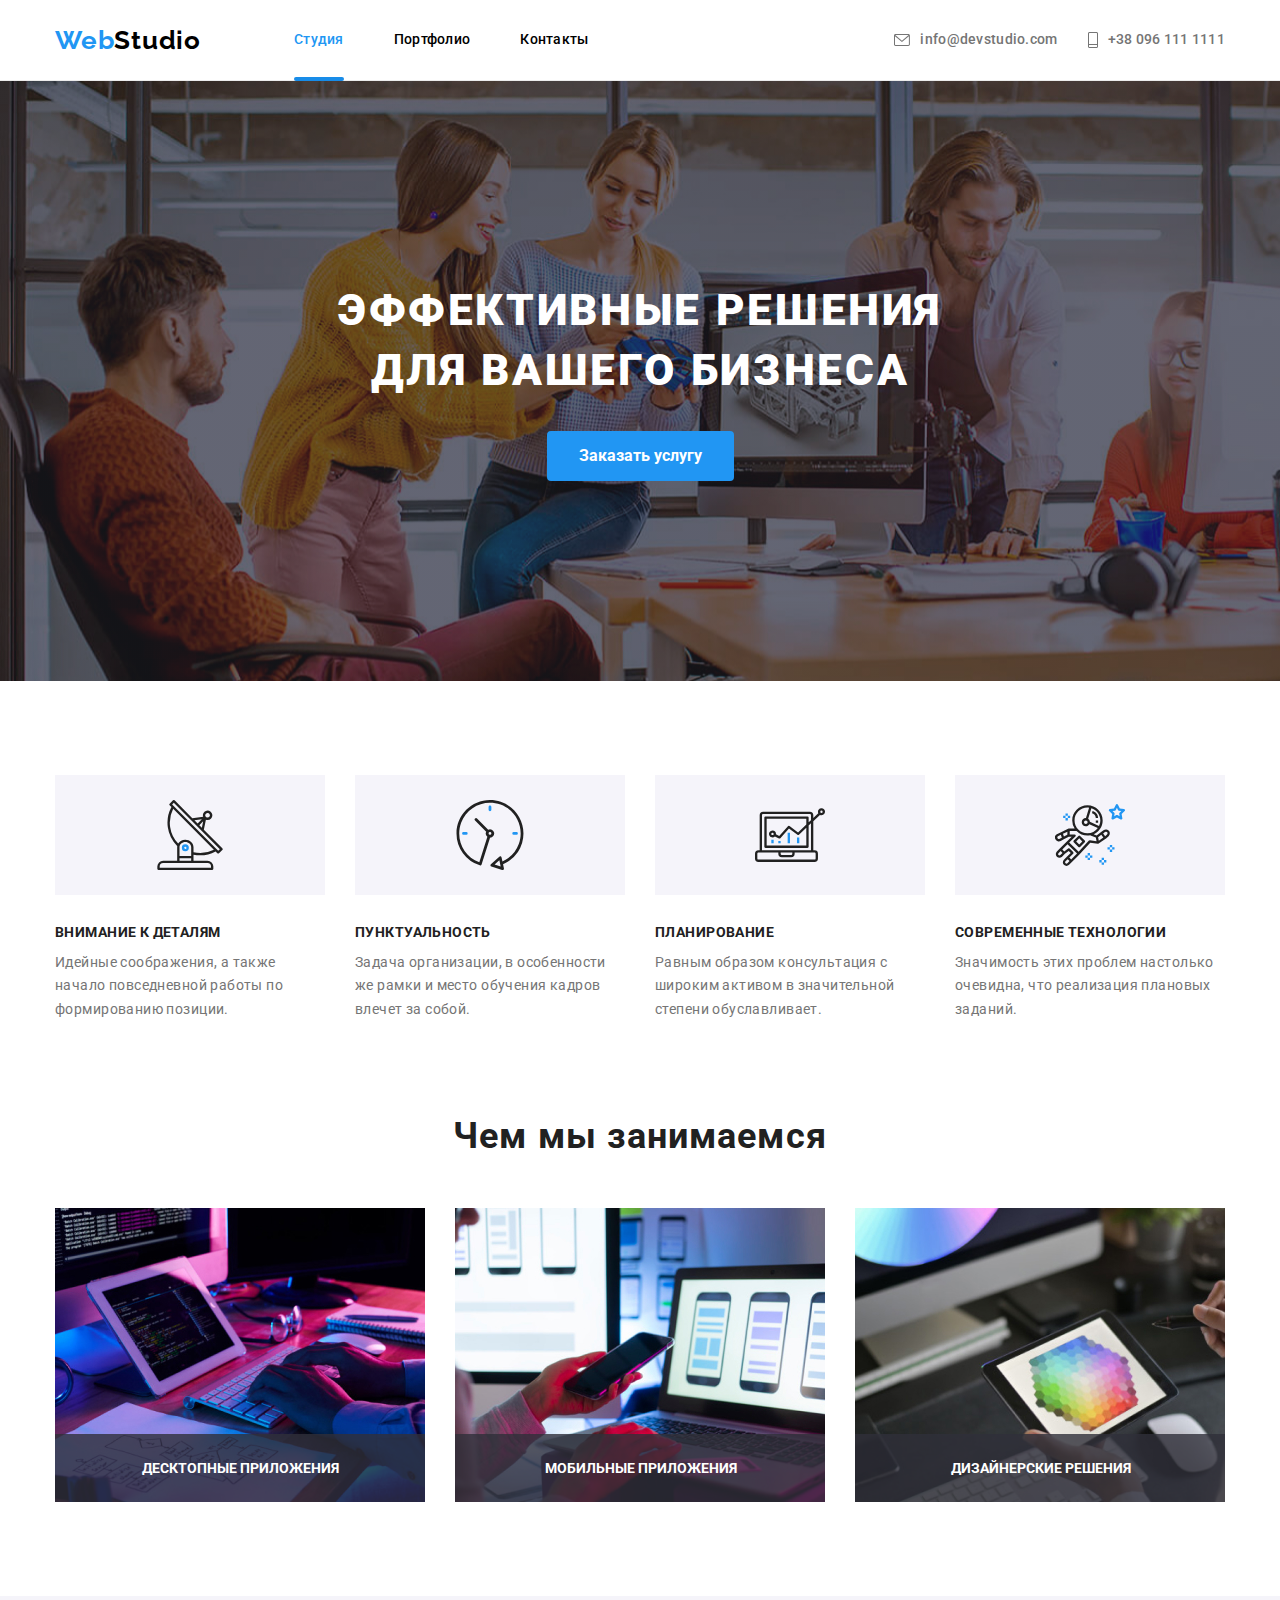
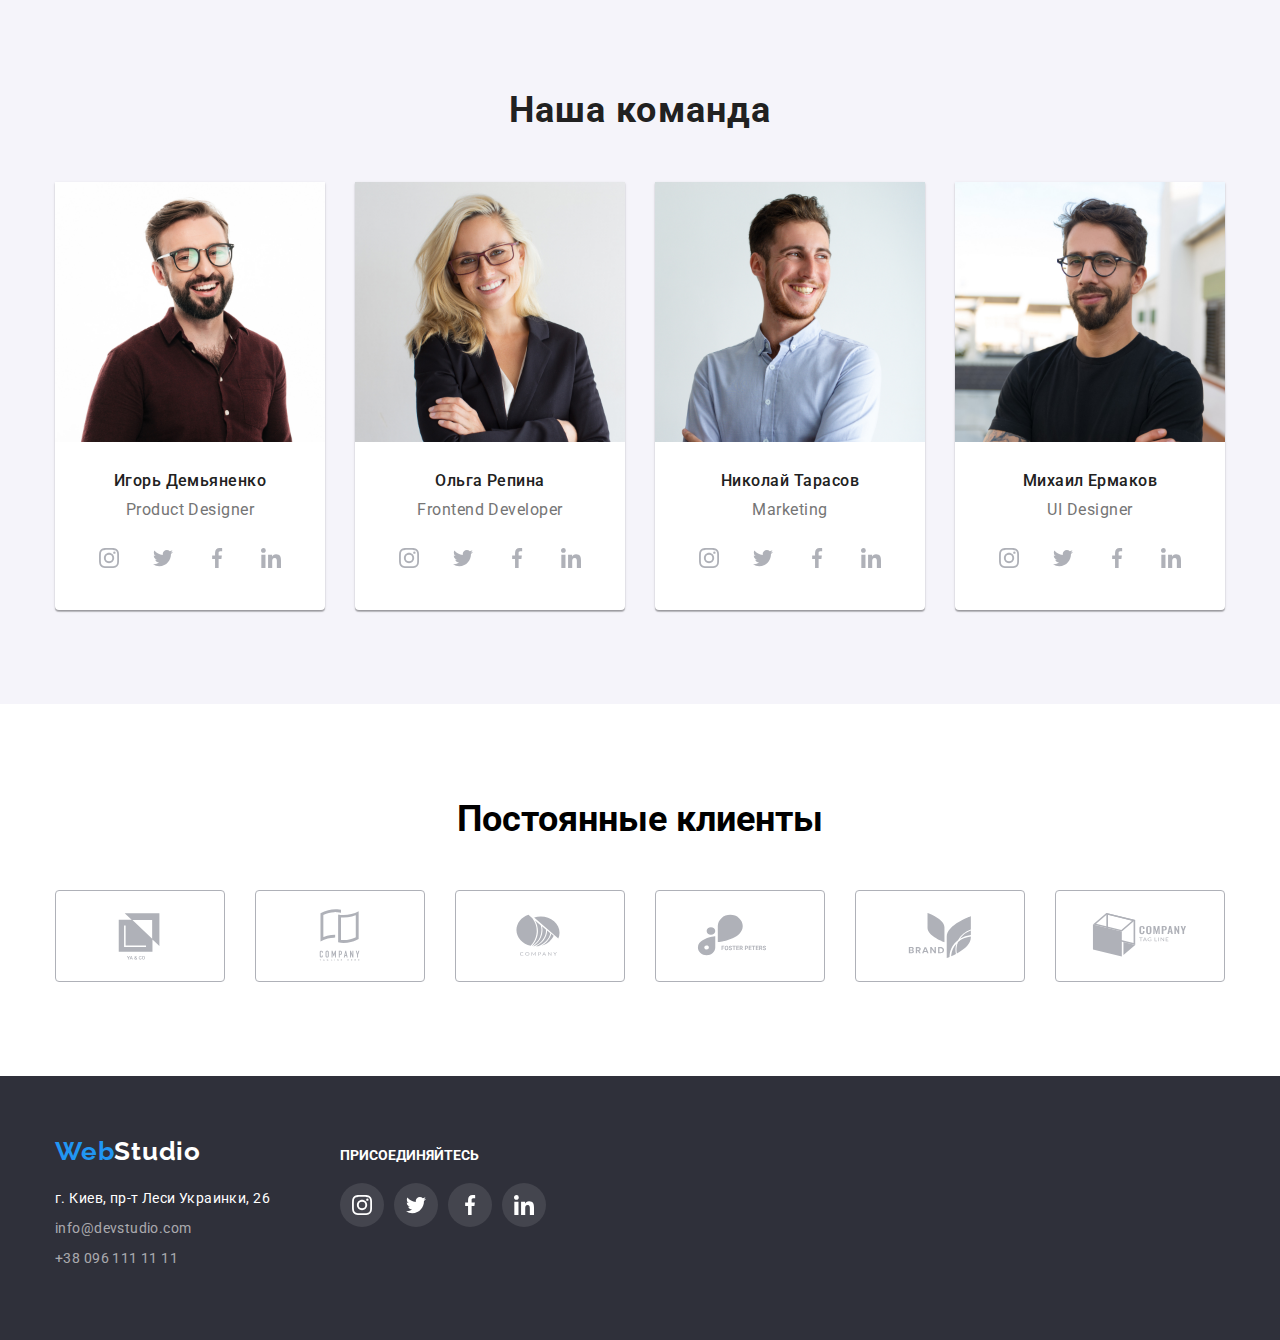
<file: index.html>
<!DOCTYPE html>
<html lang="ru">
<head>
    <meta charset="UTF-8">
    <meta http-equiv="X-UA-Compatible" content="IE=edge">
    <meta name="viewport" content="width=device-width, initial-scale=1.0">
    <title>Студия</title>
    <link href="https://fonts.googleapis.com/css2?family=Raleway:wght@700&family=Roboto:wght@400;500;700;900&display=swap" rel="stylesheet">
    <link rel="stylesheet" href="https://cdn.jsdelivr.net/npm/modern-normalize@1.1.0/modern-normalize.min.css" />
    <link rel="stylesheet" href="./css/styles.css">
</head>
<body class="body">
    <header class="header">
        <div class="container nav-container">
            <nav class="nav-main celector">
                <a class="logo" href="./index.html"><span class="logo-web">Web</span>Studio</a>
                <ul class="site-nav">
                    <li class="site-nav-item"><a href="index.html" class="link current">Студия</a></li>
                    <li class="site-nav-item"><a href="portfolio.html" class="link">Портфолио</a></li>
                    <li class="site-nav-item"><a href="#" class="link">Контакты</a></li>
                </ul>
            </nav>
            <ul class="site-nav-secondary">
                <li class="site-nav-mail">
                    <a class="mail-link" href="mailto:info@devstudio.com"><svg class="icon-mail" width="16" height="12"><use href="./image/icons/icons.svg#icon-envelope"></use></svg>info@devstudio.com</a>
                </li>
                <li class="site-nav-phone">
                    <a class="number-link" href="tel:+380961111111"><svg class="icon-number" width="10" height="16"><use href="./image/icons/icons.svg#icon-phone"></use></svg>+38 096 111 1111</a>
                </li>
            </ul>
        </div>
    </header>
    <main> 
        <section class="main ">
            <div class="container">
                <h1 class="main-title">Эффективные решения <br> 
                    для вашего бизнеса</h1>
                <button type="button" class="button-hero">Заказать услугу</button>
            </div>
        </section>
        <section class="section-features">
            <div class="container">
                <h2 class="visually-hidden">Преимущества</h2>
                <ul class="section-feature-list">
                    <li class="section-feature-item">
                        <div class="box-item">
                            <svg class="icon-box" width="70" height="70">
                                <use href="./image/icons/icons.svg#icon-antenna"></use>
                            </svg>
                        </div>
                        <h3 class="section-feature-title">Внимание к деталям</h3>
                        <p class="section-feature-text">Идейные соображения, а также начало повседневной работы по формированию позиции.</p>
                    </li>
                    <li class="section-feature-item">
                        <div class="box-item">
                            <svg class="icon-box" width="70" height="70">
                                <use href="./image/icons/icons.svg#icon-clock"></use>
                            </svg>
                        </div>
                        <h3 class="section-feature-title" >Пунктуальность</h3>
                        <p class="section-feature-text">Задача организации, в особенности же рамки и место обучения кадров влечет за собой.</p>
                    </li>
                    <li class="section-feature-item">
                        <div class="box-item">
                            <svg class="icon-box" width="70" height="70">
                                <use href="./image/icons/icons.svg#icon-diagram"></use>
                            </svg>
                        </div>
                        <h3 class="section-feature-title">Планирование</h3>
                        <p class="section-feature-text">Равным образом консультация с широким активом в значительной степени обуславливает.</p>
                    </li>
                    <li class="section-feature-item">
                        <div class="box-item">
                            <svg class="icon-box" width="70" height="70">
                                <use href="./image/icons/icons.svg#icon-astronaut"></use>
                            </svg>
                        </div>
                        <h3 class="section-feature-title">Современные технологии</h3>
                        <p class="section-feature-text">Значимость этих проблем настолько очевидна, что реализация плановых заданий.</p>
                    </li>
                </ul>
            </div>
        </section>
        <section class="section-work">
            <div class="container">
                <h2 class="section-work-title">Чем мы занимаемся</h2>
                    <ul class="section-work-list">
                        <li class="section-work-item">
                            <p class="label">Десктопные приложения</p>
                            <img src="./image/img.jpg" alt="Програмируем" width="370"/>
                        </li>
                        <li class="section-work-item">
                                <p class="label">Мобильные приложения</p>
                            <img src="./image/img1.jpg" alt="Находим информацию" width="370"/>
                        </li>
                        <li class="section-work-item">
                            <p class="label">Дизайнерские решения</p>
                            <img src="./image/img2.jpg" alt="Моделируем" width="370"/>
                        </li>
                    </ul>
            </div>
        </section>
        <section class="section-team">
            <div class="container">
                <h2 class="section-team-titlemain">Наша команда</h2>
                    <ul class="section-team-list">
                        <li class="section-team-item">
                            <img src="./image/ihor.jpg" width="270" alt="Ihor"/>
                                <div class="section-team-cards">
                                    <h3 class="section-team-title">Игорь Демьяненко</h3>
                                    <p class="section-team-text">Product Designer</p>
                                    <ul class="box-team">
                                        <li class="box-list">
                                            <a class="icon-link" href target="_blank" rel="noopener noreferrer" aria-label="иконка инстаграм"><svg class="icon-team" width="20" height="20">
                                                <use href="./image/icons/icons.svg#icon-instagram"></use>
                                            </svg></a>
                                                </li>   
                                            <li class="box-list">
                                                <a class="icon-link" href target="_blank" rel="noopener noreferrer" aria-label="иконка инстаграм"><svg class="icon-team" width="20" height="20">
                                                    <use href="./image/icons/icons.svg#icon-twitter"></use>
                                                </svg></a>
                                                 </li>
                                             <li class="box-list">
                                                <a class="icon-link" href target="_blank" rel="noopener noreferrer" aria-label="иконка инстаграм"><svg class="icon-team" width="20" height="20">
                                                    <use href="./image/icons/icons.svg#icon-facebook"></use>
                                                </svg></a>
                                                </li>
                                             <li class="box-list">
                                                <a class="icon-link" href target="_blank" rel="noopener noreferrer" aria-label="иконка инстаграм"><svg class="icon-team" width="20" height="20">
                                                    <use href="./image/icons/icons.svg#icon-linkedin"></use>
                                                </svg></a>
                                                </li>                                                           
                                            </ul>
                                        </div>
                             </li>   
                        <li class="section-team-item">
                            <img src="./image/olha.jpg" width="270" alt="Olha"/>
                                <div class="section-team-cards">
                                    <h3 class="section-team-title">Ольга Репина</h3>
                                    <p class="section-team-text">Frontend Developer</p>
                                    <ul class="box-team">
                                        <li class="box-list">
                                            <a class="icon-link" href target="_blank" rel="noopener noreferrer" aria-label="иконка инстаграм"><svg
                                                    class="icon-team" width="20" height="20">
                                                    <use href="./image/icons/icons.svg#icon-instagram"></use>
                                                </svg></a>
                                        </li>
                                        <li class="box-list">
                                            <a class="icon-link" href target="_blank" rel="noopener noreferrer" aria-label="иконка инстаграм"><svg
                                                    class="icon-team" width="20" height="20">
                                                    <use href="./image/icons/icons.svg#icon-twitter"></use>
                                                </svg></a>
                                        </li>
                                        <li class="box-list">
                                            <a class="icon-link" href target="_blank" rel="noopener noreferrer" aria-label="иконка инстаграм"><svg
                                                    class="icon-team" width="20" height="20">
                                                    <use href="./image/icons/icons.svg#icon-facebook"></use>
                                                </svg></a>
                                        </li>
                                        <li class="box-list">
                                            <a class="icon-link" href target="_blank" rel="noopener noreferrer" aria-label="иконка инстаграм"><svg
                                                    class="icon-team" width="20" height="20">
                                                    <use href="./image/icons/icons.svg#icon-linkedin"></use>
                                                </svg></a>
                                        </li>
                                    </ul>
                                </div>
                            </li>
                        <li class="section-team-item">
                                <img src="./image/nikolay.jpg" width="270" alt="Nikolay"/>
                                <div class="section-team-cards">
                                    <h3 class="section-team-title">Николай Тарасов</h3>
                                    <p class="section-team-text">Marketing</p>
                                    <ul class="box-team">
                                        <li class="box-list">
                                            <a class="icon-link" href target="_blank" rel="noopener noreferrer" aria-label="иконка инстаграм"><svg
                                                    class="icon-team" width="20" height="20">
                                                    <use href="./image/icons/icons.svg#icon-instagram"></use>
                                                </svg></a>
                                        </li>
                                        <li class="box-list">
                                            <a class="icon-link" href target="_blank" rel="noopener noreferrer" aria-label="иконка инстаграм"><svg
                                                    class="icon-team" width="20" height="20">
                                                    <use href="./image/icons/icons.svg#icon-twitter"></use>
                                                </svg></a>
                                        </li>
                                        <li class="box-list">
                                            <a class="icon-link" href target="_blank" rel="noopener noreferrer" aria-label="иконка инстаграм"><svg
                                                    class="icon-team" width="20" height="20">
                                                    <use href="./image/icons/icons.svg#icon-facebook"></use>
                                                </svg></a>
                                        </li>
                                        <li class="box-list">
                                            <a class="icon-link" href target="_blank" rel="noopener noreferrer" aria-label="иконка инстаграм"><svg
                                                    class="icon-team" width="20" height="20">
                                                    <use href="./image/icons/icons.svg#icon-linkedin"></use>
                                                </svg></a>
                                        </li>
                                    </ul>
                                </div>
                            </li>
                        <li class="section-team-item">
                                <img src="./image/michael.jpg" width="270" alt="Michael"/>
                                <div class="section-team-cards">
                                    <h3 class="section-team-title">Михаил Ермаков</h3>
                                    <p class="section-team-text">UI Designer</p>
                                    <ul class="box-team">
                                        <li class="box-list">
                                            <a class="icon-link" href target="_blank" rel="noopener noreferrer" aria-label="иконка инстаграм"><svg
                                                    class="icon-team" width="20" height="20">
                                                    <use href="./image/icons/icons.svg#icon-instagram"></use>
                                                </svg></a>
                                        </li>
                                        <li class="box-list">
                                            <a class="icon-link" href target="_blank" rel="noopener noreferrer" aria-label="иконка инстаграм"><svg
                                                    class="icon-team" width="20" height="20">
                                                    <use href="./image/icons/icons.svg#icon-twitter"></use>
                                                </svg></a>
                                        </li>
                                        <li class="box-list">
                                            <a class="icon-link" href target="_blank" rel="noopener noreferrer" aria-label="иконка инстаграм"><svg
                                                    class="icon-team" width="20" height="20">
                                                    <use href="./image/icons/icons.svg#icon-facebook"></use>
                                                </svg></a>
                                        </li>
                                        <li class="box-list">
                                            <a class="icon-link" href target="_blank" rel="noopener noreferrer" aria-label="иконка инстаграм"><svg
                                                    class="icon-team" width="20" height="20">
                                                    <use href="./image/icons/icons.svg#icon-linkedin"></use>
                                                </svg></a>
                                        </li>
                                    </ul>
                                </div>
                            </li>
                        </ul>
                 </div>
            </section>
                <section class="clients">
                    <div class="container">
                        <h2 class="clients-title">Постоянные клиенты</h2>
                        <ul class="clients-item">
                            <li class="clients-list">
                
                                <a class="clients-list-link" href=""><svg class="icon-clients" width="106" height="60">
                                        <use href="./image/icons/icons.svg#icon-logo1"></use>
                                    </svg></a>
                            </li>
                            <li class="clients-list">
                
                                <a class="clients-list-link" href=""><svg class="icon-clients" width="106" height="60">
                                        <use href="./image/icons/icons.svg#icon-lgo2"></use>
                                    </svg></a>
                
                            </li>
                            <li class="clients-list">
                
                                <a class="clients-list-link" href=""><svg class="icon-clients" width="106" height="60">
                                        <use href="./image/icons/icons.svg#icon-logo3"></use>
                                    </svg></a>
                            </li>
                            <li class="clients-list">
                
                                <a class="clients-list-link" href=""><svg class="icon-clients" width="106" height="60">
                                        <use href="./image/icons/icons.svg#icon-logo4"></use>
                                    </svg></a>
                            </li>
                            <li class="clients-list">
                
                                <a class="clients-list-link" href=""><svg class="icon-clients" width="106" height="60">
                                        <use href="./image/icons/icons.svg#icon-logo5"></use>
                                    </svg></a>
                            </li>
                            <li class="clients-list">
                
                                <a class="clients-list-link" href=""><svg class="icon-clients" width="106" height="60">
                                        <use href="./image/icons/icons.svg#icon-logo6"></use>
                                    </svg></a>
                            </li>
                        </ul>
                    </div>
                </section>
        </main>
<script src="/js/modal.js"></script>
</body>

<footer class="section-network">
    <div class="secondary-network container">
        <div class="footer-first">
        <a class="logo-white special" href="./index.html"><span class="logo-web special">Web</span>Studio</a>
            <address class="section-network-adress">            
                <ul class="section-network-list">
                    <li class="section-network-item">
                        <a class="section-network-maps" href="https://goo.gl/maps/dWaZSE19gj2M48VF6">г. Киев, пр-т Леси Украинки, 26</a>  
                    </li>
                    <li class="section-network-item">
                        <a class="section-network-mail" href="mail:info@devstudio.com">info@devstudio.com</a>
                    </li>
                    <li class="section-network-item">
                        <a class="section-network-number" href="tel:+380961111111">+38 096 111 11 11</a>
                    </li>
                </ul>
            </address> 
       </div> 
       <div class="social-network-icons">
           <h2 class="invite-footer">Присоединяйтесь</h2>
           <ul class="social-network-list">
            <li class="social-network-item">
                <a class="icon-team-link" href target="_blank" rel="noopener noreferrer" aria-label="иконка инстаграм"><svg class="icon-team-footer" width="20" height="20">
                    <use href="./image/icons/icons.svg#icon-instagram"></use>
                </svg></a>
                
            </li>
            <li class="social-network-item">
                <a class="icon-team-link" href target="_blank" rel="noopener noreferrer" aria-label="иконка инстаграм"><svg class="icon-team-footer" width="20" height="20">
                    <use href="./image/icons/icons.svg#icon-twitter"></use>
                </svg></a>
               
            </li>
            <li class="social-network-item">
                <a class="icon-team-link" href target="_blank" rel="noopener noreferrer" aria-label="иконка инстаграм"><svg class="icon-team-footer" width="20" height="20">
                    <use href="./image/icons/icons.svg#icon-facebook"></use>
                </svg></a>
                
            </li>
            <li class="social-network-item">
                <a class="icon-team-link" href target="_blank" rel="noopener noreferrer" aria-label="иконка инстаграм"><svg class="icon-team-footer" width="20" height="20">
                    <use href="./image/icons/icons.svg#icon-linkedin"></use>
                </svg></a>
               
            </li>
           </ul>
       </div>
    </div>
</footer>
</html>
</file>
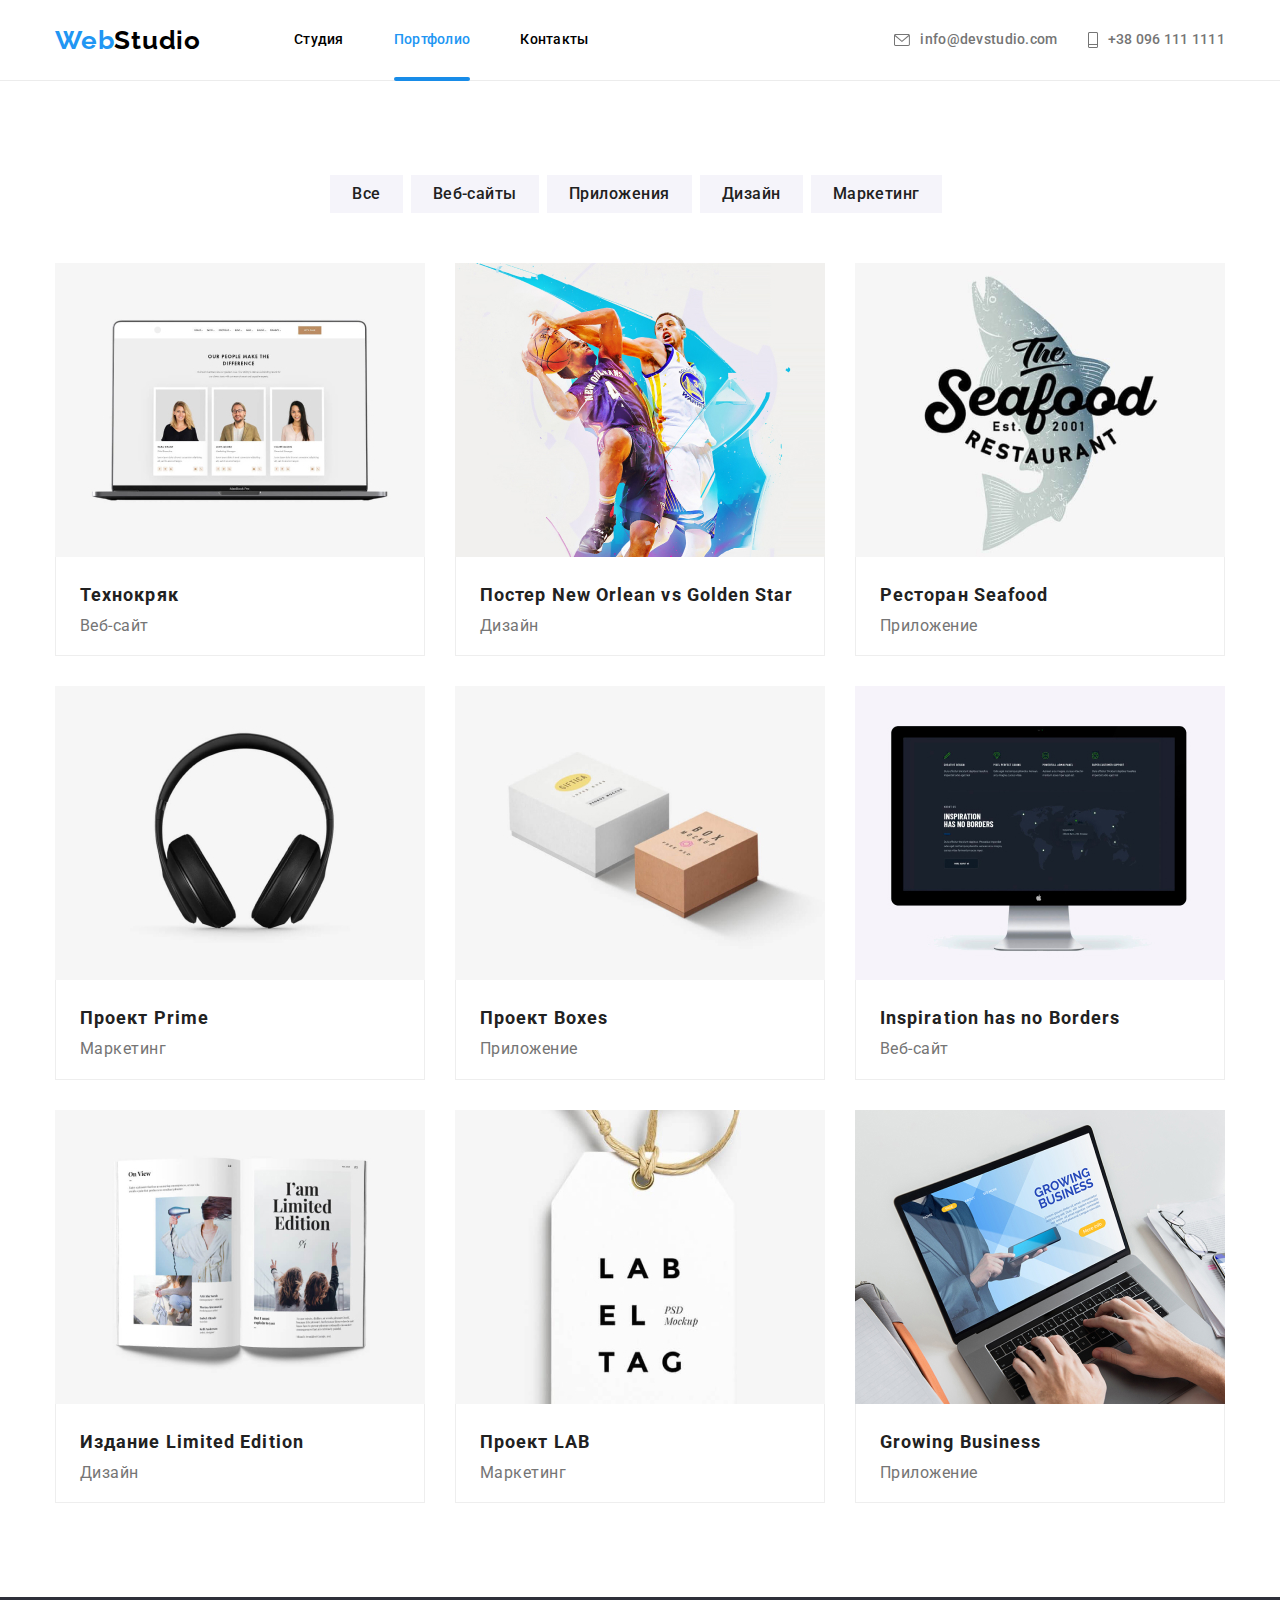
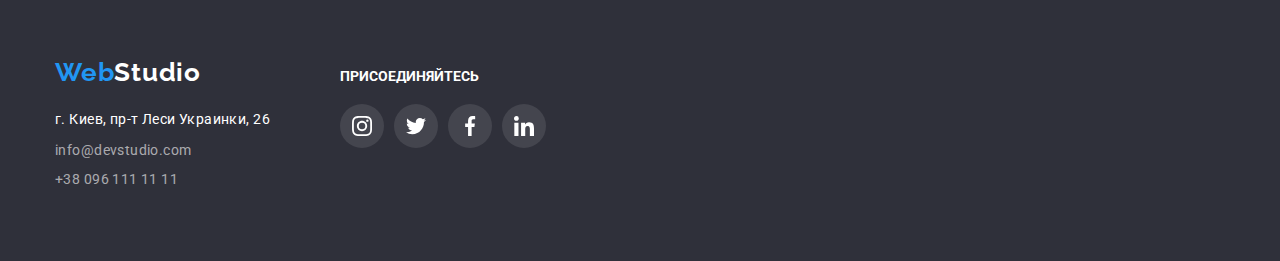
<file: portfolio.html>
<!DOCTYPE html>
<html lang="ru">
<head>
    <meta charset="UTF-8">
    <meta http-equiv="X-UA-Compatible" content="IE=edge">
    <meta name="viewport" content="width=device-width, initial-scale=1.0">
    <title>Студия</title>
    <link
        href="https://fonts.googleapis.com/css2?family=Raleway:wght@700&family=Roboto:wght@400;500;700;900&display=swap"
        rel="stylesheet"/>

    <link 
        rel="stylesheet" 
        href="https://cdn.jsdelivr.net/npm/modern-normalize@1.1.0/modern-normalize.min.css"
        />
    <link 
    rel="stylesheet" 
    href="./css/styles.css"/>
</head>
<body class="body">
    <header class="header">
        <div class="container nav-container">
            <nav class="nav-main celector">
                <a class="logo" href="./index.html"><span class="logo-web">Web</span>Studio</a>
                <ul class="site-nav">
                    <li class="site-nav-item"><a href="index.html" class="link">Студия</a></li>
                    <li class="site-nav-item"><a href="portfolio.html" class="link current">Портфолио</a></li>
                    <li class="site-nav-item"><a href="#" class="link">Контакты</a></li>
                </ul>
            </nav>
            <ul class="site-nav-secondary">
                <li class="site-nav-mail">
                    <a class="mail-link" href="mailto:info@devstudio.com"><svg class="icon-mail" width="16" height="12">
                            <use href="./image/icons/icons.svg#icon-envelope"></use>
                        </svg>info@devstudio.com</a>
                </li>
                <li class="site-nav-phone">
                    <a class="number-link" href="tel:+380961111111"><svg class="icon-number" width="10" height="16">
                            <use href="./image/icons/icons.svg#icon-phone"></use>
                        </svg>+38 096 111 1111</a>
                </li>
            </ul>
        </div>
    </header>
<main>
    <section class="section-information">
        <div class="container">
        <ul class="section-button-list">
            <li class="section-button-item">
                <button class="btn-portfolio" type="button">Все</button>
            </li>
            <li class="section-button-item">
                <button class="btn-portfolio" type="button">Веб-сайты</button>
            </li>
            <li class="section-button-item">
                <button class="btn-portfolio" type="button">Приложения</button>
            </li>
            <li class="section-button-item">
                <button class="btn-portfolio" type="button">Дизайн</button>
            </li>
            <li class="section-button-item">
                <button class="btn-portfolio" type="button">Маркетинг</button>
            </li>
        </ul>
        <ul class="section-information-list" >
            <li class="section-information-item">
                <img class="section-information-img" src="./image/notebook.jpg" width="370">
                    <div class="section-icon">
                        <h3 class="section-information-type">Технокряк</h3>
                        <p class="section-information-text">Веб-сайт</p>
                    </div>
            </li>
            <li class="section-information-item">
                <img class="section-information-img" src="./image/basketball.jpg" width="370">
                    <div class="section-icon">
                        <h3 class="section-information-type">Постер New Orlean vs Golden Star</h3>
                        <p class="section-information-text">Дизайн</p>
                    </div>  
            </li>
            <li class="section-information-item">
                <img class="section-information-img" src="./image/shark.jpg" width="370">
                    <div class="section-icon">
                        <h3 class="section-information-type">Ресторан Seafood</h3>
                        <p class="section-information-text">Приложение</p>
                    </div>
            </li>
            <li class="section-information-item">
                <img class="section-information-img" src="./image/pods.jpg" width="370">
                    <div class="section-icon">
                        <h3 class="section-information-type">Проект Prime</h3>
                        <p class="section-information-text">Маркетинг</p>
                    </div>
            </li>
            <li class="section-information-item">
                <img class="section-information-img" src="./image/box.jpg" width="370">
                    <div class="section-icon">
                        <h3 class="section-information-type">Проект Boxes</h3>
                        <p class="section-information-text">Приложение</p>
                    </div>
            </li>
            <li class="section-information-item">
                <img class="section-information-img" src="./image/monitor.jpg" width="370">
                    <div class="section-icon">
                        <h3 class="section-information-type">Inspiration has no Borders</h3>
                        <p class="section-information-text">Веб-сайт</p>
                    </div>
            </li>
            <li class="section-information-item">
                <img class="section-information-img" src="./image/book.jpg" width="370">
                    <div class="section-icon">
                        <h3 class="section-information-type">Издание Limited Edition</h3>
                        <p class="section-information-text">Дизайн</p>
                    </div>
            </li>
            <li class="section-information-item">
                <img class="section-information-img" src="./image/tag.jpg" width="370">
                    <div class="section-icon">
                        <h3 class="section-information-type">Проект LAB</h3>
                        <p class="section-information-text">Маркетинг</p>
                    </div>
            </li>
            <li class="section-information-item">
                <img class="section-information-img" src="./image/notebook2.jpg" width="370">
                    <div class="section-icon">
                        <h3 class="section-information-type">Growing Business</h3>
                        <p class="section-information-text">Приложение</p>
                    </div>
            </li>
        </ul>
    </div>
    </section>
    </main>
</body>
<footer class="section-network">
    <div class="secondary-network container">
        <div class="footer-first">
            <a class="logo-white special" href="./index.html"><span class="logo-web special">Web</span>Studio</a>
            <address class="section-network-adress">
                <ul class="section-network-list">
                    <li class="section-network-item">
                        <a class="section-network-maps" href="https://goo.gl/maps/dWaZSE19gj2M48VF6">г. Киев, пр-т Леси
                            Украинки, 26</a>
                    </li>
                    <li class="section-network-item">
                        <a class="section-network-mail" href="mail:info@devstudio.com">info@devstudio.com</a>
                    </li>
                    <li class="section-network-item">
                        <a class="section-network-number" href="tel:+380961111111">+38 096 111 11 11</a>
                    </li>
                </ul>
            </address>
        </div>
        <div class="social-network-icons">
            <h2 class="invite-footer">Присоединяйтесь</h2>
            <ul class="social-network-list">
                <li class="social-network-item">
                    <a class="icon-team-link" href target="_blank" rel="noopener noreferrer"
                        aria-label="иконка инстаграм"><svg class="icon-team-footer" width="20" height="20">
                            <use href="./image/icons/icons.svg#icon-instagram"></use>
                        </svg></a>

                </li>
                <li class="social-network-item">
                    <a class="icon-team-link" href target="_blank" rel="noopener noreferrer"
                        aria-label="иконка инстаграм"><svg class="icon-team-footer" width="20" height="20">
                            <use href="./image/icons/icons.svg#icon-twitter"></use>
                        </svg></a>

                </li>
                <li class="social-network-item">
                    <a class="icon-team-link" href target="_blank" rel="noopener noreferrer"
                        aria-label="иконка инстаграм"><svg class="icon-team-footer" width="20" height="20">
                            <use href="./image/icons/icons.svg#icon-facebook"></use>
                        </svg></a>

                </li>
                <li class="social-network-item">
                    <a class="icon-team-link" href target="_blank" rel="noopener noreferrer"
                        aria-label="иконка инстаграм"><svg class="icon-team-footer" width="20" height="20">
                            <use href="./image/icons/icons.svg#icon-linkedin"></use>
                        </svg></a>

                </li>
            </ul>
        </div>
    </div>
</footer>
</html>
</file>
<file: css/styles.css>
body { 
background-color: #ffffff;
font-family: "Roboto", sans-serif;
}

:root {
    --primary-text-color: #757575;
    --title-text-color: #212121;
    --accent-color: #2196f3;
    --primary-backgroung-color: #ffffff;
    --secondary-background-color: #F5F4FA;
    --tertriary-background-color: #2f303a;
    --fourth-backgroung-color:#E5E5E5;
    --secondary-logo-color: #000000;
}

ul,ol {list-style: none;}
a {
    text-decoration: none;
}

ul,ol, li, p, h1,h2,h3,h4,h5,h6 {
    margin: 0;
    padding: 0;
}

img {
    display: block;
    max-width: 100%;
    height: auto;
}

/* ------------------------------Шапка Сайта---------------------------------  */


/* -----------------------------Header--------------------------------------*/



.header {
    /* outline: 2px red; */
    
    border-bottom: 1px solid #ECECEC
}


.container {
    width: 1200px;
    padding: 0 15px;
    margin-left: auto;
    margin-right: auto;
    /* outline: 2px dashed #f44336; */
    
}

.nav-container {
    display: flex;
    justify-content: space-between;
}

.logo {

    margin-right: 93px;

    font-family: "Raleway";
    color: #000000;
    font-style: normal;
    font-weight: 700;
    font-size: 26px;
    line-height: 1.19;
    letter-spacing: 0.03em;

    
}

.logo-web {
    

    color: var(--accent-color);
    font-style: normal;
    font-weight: 700;
    font-size: 26px;
    line-height: 1.19;
    letter-spacing: 0.03em;
    
}
.celector {
    display: flex;
    align-items: center;
}

.site-nav {

    display: flex;
    
}



.site-nav-item:not(:last-child) {
    margin-right: 50px;
}



.site-nav .link {
    display: block;
    padding-top: 32px;
    padding-bottom: 32px;


    font-style: normal;
    font-weight: 500;
    font-size: 14px;
    line-height:1.14;
    letter-spacing: 0.02em;
    color: var(--secondary-logo-color);
}



.site-nav .link:hover,
.site-nav .link:focus {
    color: var(--accent-color);
}


.link.current {
    
    color: var(--accent-color);
}

.current {
    position: relative;
    display: block;
    color: var(--accent-color);
    
}

.current::after {
position: absolute;
bottom: -1px;
content: "";
display: block;
width: 100%;
height: 4px;
border-radius: 2px;

background-color: #188CE8;
}


/*----------------------------------PHONE AND MAIL-------------------*/

.site-nav-secondary {
    display: flex;
    align-items: center;
}

.icon-mail,
.icon-number {
    margin-right: 10px;
    fill: var(--primary-text-color);
}

.site-nav-mail {
    margin-right: 30px;
}


.mail-link {
    display: flex;
    padding: 32px 0;
    align-items: center;
}

.number-link {
    display: flex;
    padding: 32px 0;
    align-items: center;
}




.mail-link {

    color: var(--primary-text-color);
    font-style: normal;
    font-weight: 500;
    font-size: 14px;
    line-height: 1.14;
    letter-spacing: 0.02em;
}

.mail-link .icon-mail {
    fill: var(--color3, #757575);
}

.mail-link:hover {
    color: var(--accent-color);
}
.mail-link:hover .icon-mail {
    fill: var(--accent-color);
}







.number-link {

    color: var(--primary-text-color);
    font-style: normal;
    font-weight: 500;
    font-size: 14px;
    line-height: 1.14;
    letter-spacing: 0.02em;
    
}

.number-link:hover {
    color: var(--accent-color);
}

.number-link .icon-number {
    fill: var(--color3, #757575);
}

.number-link:hover .icon-number,
.number-link:focus .icon-number {
    fill: var(--accent-color);
}








/*--------------------------------Main--------------------------*/

.main {
    
    margin-right: auto;
    margin-left: auto;
    
    /* text-align: center; */
    max-width: 1600px;
    
    text-align: center;
    background-image: linear-gradient(rgba(47, 48, 58, 0.4), rgba(47, 48, 58, 0.4)), url(../image/new.jpg);
    background-repeat: no-repeat;
    background-size: cover;
    padding-top: 200px;
    padding-bottom: 200px;
    
    
    
    
}   

.button-hero {
    padding: 10px 32px 10px 32px;
    font-family: inherit;
    background-color: var(--accent-color);
    color: var(--primary-backgroung-color);
    font-weight: 700;
    font-size: 16px;
    line-height: 1.87;
    border-radius: 4px;
    border: 0px;
}

.button-hero {
    cursor: pointer;
}

.button-hero:hover,
.button-hero:focus {
    background-color: #188CE8
    
}

.main-title {

    margin-bottom: 30px;

    color: var(--primary-backgroung-color);
font-style: normal;
font-weight: 900;
font-size: 44px;
line-height: 1.36;
text-align: center;
letter-spacing: 0.06em;
text-transform: uppercase;
}

.visually-hidden {
    position: absolute;
    width: 1px;
    height: 1px;
    margin: -1px;
    border: 0;
    padding: 0;
    white-space: nowrap;
    clip-path: inset(100%);
    clip: rect(0 0 0 0);
    overflow: hidden;
}

/*-------------------------------Icons for feautures------------------------*/

.box-item {
    display: flex;
    background-color: #F5F4FA;
    margin-bottom: 30px;
    width: 270px;
    height: 120px;
    justify-content: center;
    align-items: center;

}

.section-feature-list {
    display: flex;
    
}

.icon-box {
    display: flex;
    
}
/*-------------------------------END------------------------*/


/*--------------------------------Section-features--------------------*/


.section-features {
    padding-bottom: 94px;
    padding-top: 94px;
}

.section-feature-list {
    display: flex;
    
}

.section-feature-item {
    width: 270px;
    margin-right: 30px;
}

.section-feature-item:last-child {
    margin-right: 0;
}

.section-feature-title {

    margin-bottom: 10px;    

    color: var(--title-text-color);
    font-style: normal;
    font-weight: 700;
    font-size: 14px;
    line-height: 1.14;
    letter-spacing: 0.03em;
    text-transform: uppercase;
}

.section-feature-text {

   

    color: var(--primary-text-color);
    font-style: normal;
    font-size: 14px;
    line-height: 1.71;
    letter-spacing: 0.03em;
}



/*----------------------------------------Section Work------------------*/
    
.section-work {
    padding-bottom: 94px;
    
}

.section-work-title {

    margin-bottom: 50px;

    color: var(--title-text-color);
    font-style: normal;
    font-weight: 700;
    font-size: 36px;
    line-height: 1.16;
    text-align: center;
    letter-spacing: 0.03em;
}

.section-work-list {
    display: flex;
}

.section-work-item {
    position: relative;
    margin-right: 30px;
}


.label {
    position: absolute;
    bottom: 0;
    left: 0;
    width: 100%;
    padding: 27px 82px 27px 83px;
    font-weight: 700;
    font-size: 14px;
    line-height: 16px;
    line-height: 100%;
    text-align: center;
    vertical-align: Top;
    color: var(--primary-backgroung-color);
    background-color: rgba(47, 48, 58, 0.8);
    text-transform: uppercase;
}

.section-work-item:last-child{
    margin-right: 0;
}





/*----------------------------------SectionTeam---------------------*/



.section-team {
    background-color: var(--secondary-background-color);
    padding-bottom: 94px;
    padding-top: 94px;
}

.section-team-titlemain {
    margin-bottom: 50px;
    color: var(--title-text-color);
    font-style: normal;
    font-weight: 700;
    font-size: 36px;
    line-height: 1.16;
    text-align: center;
    letter-spacing: 0.03em;
}

.section-team-list {
    display: flex;

    

}


.section-team-item{
    box-shadow: 0px 1px 3px rgba(0, 0, 0, 0.12),
    0px 1px 1px rgba(0, 0, 0, 0.14),
    0px 2px 1px rgba(0, 0, 0, 0.2);
    border-radius: 0px 0px 4px 4px;
    margin-right: 30px;

    background-color: var(--primary-backgroung-color);
    border-radius: 0px 0px 4px 4px;
}

.section-team-item:last-child{
    margin-right: 0;
}

.section-team-cards{
    padding: 30px 32px 30px 32px;
}



.section-team-title {
    margin-bottom: 10px;
    color: var(--title-text-color);
    font-style: normal;
    font-weight: 500;
    font-size: 16px;
    line-height: 1.18;
    letter-spacing: 0.03em;
    text-align: center;
}

.section-team-text {
    margin-bottom: 16px;
    color: var(--primary-text-color);
    font-size: 16px;
    line-height: 1.18;
    letter-spacing: 0.03em;
    text-align: center;
    }
    
    .box-list:last-child{
        margin-right: 0px;
    }

/*-------------------------------Icons for team------------------------*/


.box-team {
    display: flex;
    align-items: center;
    justify-content: center;

}

.icon-link:hover {
    background-color: #2196f3;

}

.box-list {
    margin-right: 10px;
}

.icon-link {
    display: flex;
    align-items: center;
    justify-content: center;
    width: 44px;
    height: 44px;
    background-color: var(--primary-backgroung-color);
    border-radius: 50%;
}

.icon-team {
    fill: #AFB1B8;
}



.icon-link:hover .icon-team,
.icon-link:focus .icon-team {
    fill: var(--primary-backgroung-color);
}




/*-------------------------------Clients--------------------------------*/

.clients-list{
    display: inline-flex;
}
.clients-list {

    margin-right: 30px;
}

.clients-list:last-child {
    margin-right: 0px;
}

.clients-item {
    display: flex;
    justify-content: center;
   
}


.clients {
    padding-top: 94px;
    padding-bottom: 94px;
}

.clients-title {
    text-align: center;
    margin-bottom: 50px;
    font-size: 36px;
    line-height: 42px;
    align-content: center;
}

.clients-list-link {
        display: flex;
        align-items: center;
        justify-content: center;
        background-color: #ffffff;
        width: 170px;
        height: 92px;
        border: 1px solid #afb1b8;
        border-radius: 4px;
}

.clients-list-link:hover {
    border-color: var(--accent-color);
}

.icon-clients {
    fill: #AFB1B8;
}

.clients-list-link:hover .icon-clients,
.clients-list-link:focus .icon-clients {
    fill: var(--accent-color);
}









/*------------------------footer------------------------*/


.secondary-network {
    display: flex;
    align-items: baseline;
}

.footer-first {
    margin-right: 70px;
}

.invite-footer {
    color: var(--primary-backgroung-color);
    margin-bottom: 20px;
    font-style: Bold;
    font-size: 14px;
    line-height: 16px;
    text-transform: uppercase;


}

.social-network-list{
    display: flex;
    align-items: baseline;
    

}

.icon-team-footer {
    fill: var(--primary-backgroung-color)
}

.icon-team-link:hover, 
.icon-team-link:focus {
background-color:  #2196f3;
}




.icon-team-link {
    display: flex;
    align-items: center;
    justify-content: center;
    width: 44px;
    height: 44px;   
    border-radius: 50%;
    background-color: rgba(255, 255, 255, 0.1);
    }



.social-network-item {
    display: flex;
    margin-right: 10px;
}

.social-network-item:last-child{
    margin-right: 0px;
}

.logo-white {

    display: block;
    margin-bottom: 20px;


    font-family: "Raleway";
    color: var(--primary-backgroung-color);
    font-style: normal;
    font-weight: 700;
    font-size: 26px;
    line-height: 1.19;
    letter-spacing: 0.03em;

}

.section-network {



padding-top: 60px;
padding-bottom: 60px;

    background: var(--tertriary-background-color);
}


.section-network-item {
    margin-bottom: 9px;
}

.section-network-maps {
    font-style: normal;
    color: var(--primary-backgroung-color);
    font-weight: 400;
    font-size: 14px;
    line-height: 1.71;
    letter-spacing: 0.03em;
    
}

.section-network-maps:hover,
.section-network-maps:focus {
    color: var(--accent-color);
}

.section-network-mail {
    color: rgba(255, 255, 255, 0.6);
    font-style: normal;
    font-weight: 400;
    font-size: 14px;
    line-height: 1.71px;
    letter-spacing: 0.03em;
    
}

.section-network-mail:hover,
.section-network-mail:focus {
    color: var(--accent-color);
}


.section-network-number {
    color: rgba(255, 255, 255, 0.6);
    font-style: normal;
    font-weight: 400;
    font-size: 14px;
    line-height: 1.71;
    letter-spacing: 0.03em;
}

.section-network-number:hover,
.section-network-number:focus {
    color: var(--accent-color);
}







/*---------------------Портфолио----------------------------------*/

/*---------------------Section-buttoon----------------------------*/

.section-information {
    padding-top: 94px;
    padding-bottom: 94px;
}

.section-button-list {
    display: flex;
    justify-content:center;
    margin-bottom: 50px;
}





.section-button-item {
    margin-right: 8px;

    
    
    
}

.btn-portfolio {

    background-color: var(--secondary-background-color);
padding: 6px 22px 6px 22px;
font-family: inherit;
color: #212121;
font-style: normal;
font-weight: 500;
font-size: 16px;
line-height: 1.62;
text-align: center;
letter-spacing: 0.03em;
border: 0px;




/* box-shadow: 0px 3px 1px rgba(0, 0, 0, 0.1),
0px 1px 2px rgba(0, 0, 0, 0.08),
0px 2px 2px rgba(0, 0, 0, 0.12);
border-radius: 4px; */

}





.btn-portfolio:hover,
.btn-portfolio:focus {
    color: var(--primary-backgroung-color);
    background-color: var(--accent-color);
    box-shadow: 0px 3px 1px rgba(0, 0, 0, 0.1),
    0px 1px 2px rgba(0, 0, 0, 0.08),
    0px 2px 2px rgba(0, 0, 0, 0.12);
    border-radius: 4px;
    
}

.btn-portfolio:last-child {
    margin-right: 0px;
}


.section-information-list {
    display: flex;
    flex-wrap: wrap;
}




.section-information-item {
margin-right: 30px;
margin-bottom: 30px;

}

.section-information-item:nth-child(3n){
    margin-right: 0;
}
.section-information-item:nth-last-child(-n + 3){
    margin-bottom: 0;   
}


/* .section-information-item:last-child{
    margin-right: 0;
}
   */
.section-icon {
    padding: 20px 24px 20px 24px;   
    border-bottom: 1px solid #EEEEEE;
    border-right: 1px solid #EEEEEE;
    border-left: 1px solid #EEEEEE;
}


img {
display: block;
max-width: 100%;
height: auto;
}

.section-information-type {
    margin-bottom: 4px;
 


    color: var(--title-text-color);
    font-style: normal;
    font-weight: 700;
    font-size: 18px;
    line-height: 2;
    text-align: left;
    letter-spacing: 0.06em;
}

.section-information-text {
    

    color: var(--primary-text-color);
    font-size: 16px;
    line-height: 1,87;
    letter-spacing: 0.03em;
}

.section-information-list .section-information-item:hover {
    box-shadow: 0px 1px 1px rgba(0, 0, 0, 0.12),
    0px 4px 4px rgba(0, 0, 0, 0.06),
    1px 4px 6px rgba(0, 0, 0, 0.16);
}
</file>
